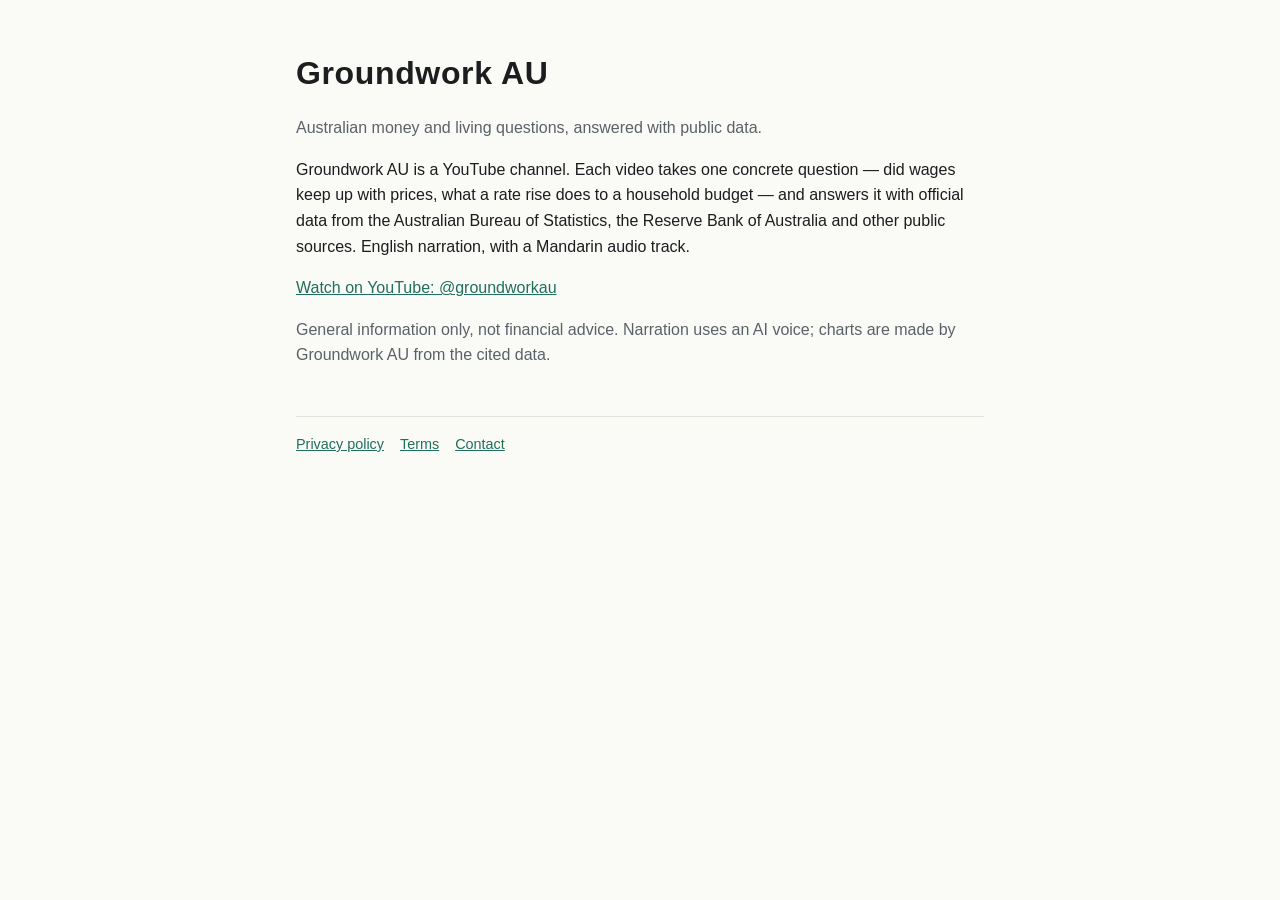
<file: index.html>
<!doctype html>
<html lang="en"><head><meta charset="utf-8"><meta name="viewport" content="width=device-width,initial-scale=1">
<title>Groundwork AU</title><link rel="stylesheet" href="style.css"></head>
<body><main>
<h1>Groundwork AU</h1>
<p class="mut">Australian money and living questions, answered with public data.</p>
<p>Groundwork AU is a YouTube channel. Each video takes one concrete question — did wages keep up with prices, what a rate rise does to a household budget — and answers it with official data from the Australian Bureau of Statistics, the Reserve Bank of Australia and other public sources. English narration, with a Mandarin audio track.</p>
<p><a href="https://www.youtube.com/@groundworkau">Watch on YouTube: @groundworkau</a></p>
<p class="mut">General information only, not financial advice. Narration uses an AI voice; charts are made by Groundwork AU from the cited data.</p>
<nav><a href="privacy.html">Privacy policy</a><a href="terms.html">Terms</a><a href="mailto:groundwork.au.data@gmail.com">Contact</a></nav>
</main></body></html>
</file>
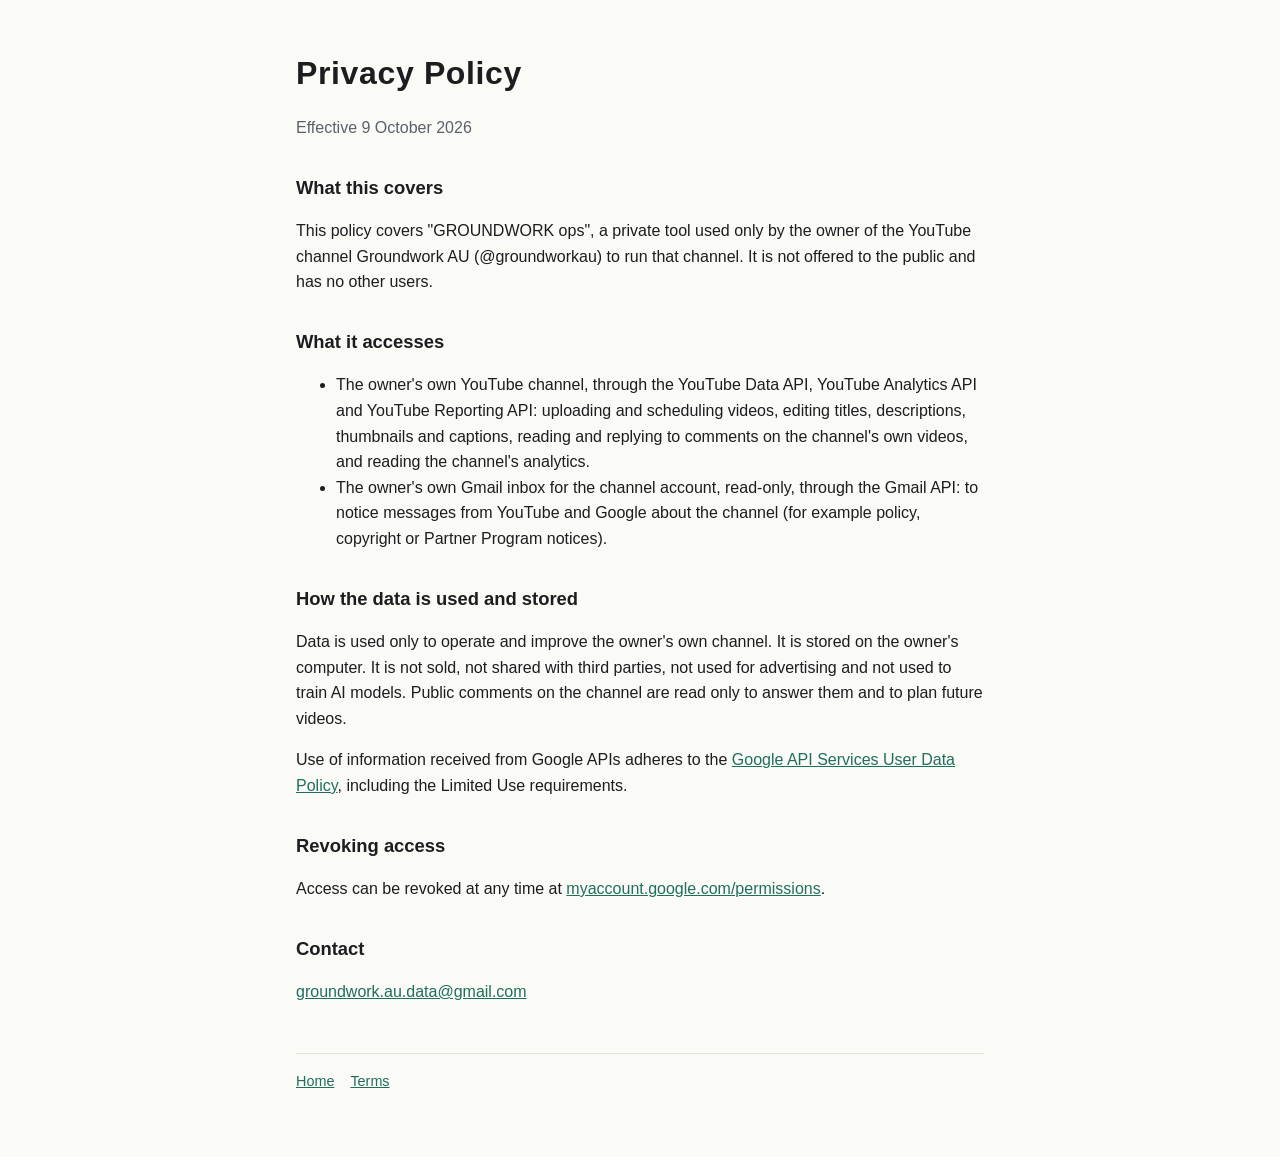
<file: privacy.html>
<!doctype html>
<html lang="en"><head><meta charset="utf-8"><meta name="viewport" content="width=device-width,initial-scale=1">
<title>Privacy Policy · Groundwork AU</title><link rel="stylesheet" href="style.css"></head>
<body><main>
<h1>Privacy Policy</h1>
<p class="mut">Effective 9 October 2026</p>
<h2>What this covers</h2>
<p>This policy covers "GROUNDWORK ops", a private tool used only by the owner of the YouTube channel Groundwork AU (@groundworkau) to run that channel. It is not offered to the public and has no other users.</p>
<h2>What it accesses</h2>
<ul>
<li>The owner's own YouTube channel, through the YouTube Data API, YouTube Analytics API and YouTube Reporting API: uploading and scheduling videos, editing titles, descriptions, thumbnails and captions, reading and replying to comments on the channel's own videos, and reading the channel's analytics.</li>
<li>The owner's own Gmail inbox for the channel account, read-only, through the Gmail API: to notice messages from YouTube and Google about the channel (for example policy, copyright or Partner Program notices).</li>
</ul>
<h2>How the data is used and stored</h2>
<p>Data is used only to operate and improve the owner's own channel. It is stored on the owner's computer. It is not sold, not shared with third parties, not used for advertising and not used to train AI models. Public comments on the channel are read only to answer them and to plan future videos.</p>
<p>Use of information received from Google APIs adheres to the <a href="https://developers.google.com/terms/api-services-user-data-policy">Google API Services User Data Policy</a>, including the Limited Use requirements.</p>
<h2>Revoking access</h2>
<p>Access can be revoked at any time at <a href="https://myaccount.google.com/permissions">myaccount.google.com/permissions</a>.</p>
<h2>Contact</h2>
<p><a href="mailto:groundwork.au.data@gmail.com">groundwork.au.data@gmail.com</a></p>
<nav><a href="index.html">Home</a><a href="terms.html">Terms</a></nav>
</main></body></html>
</file>
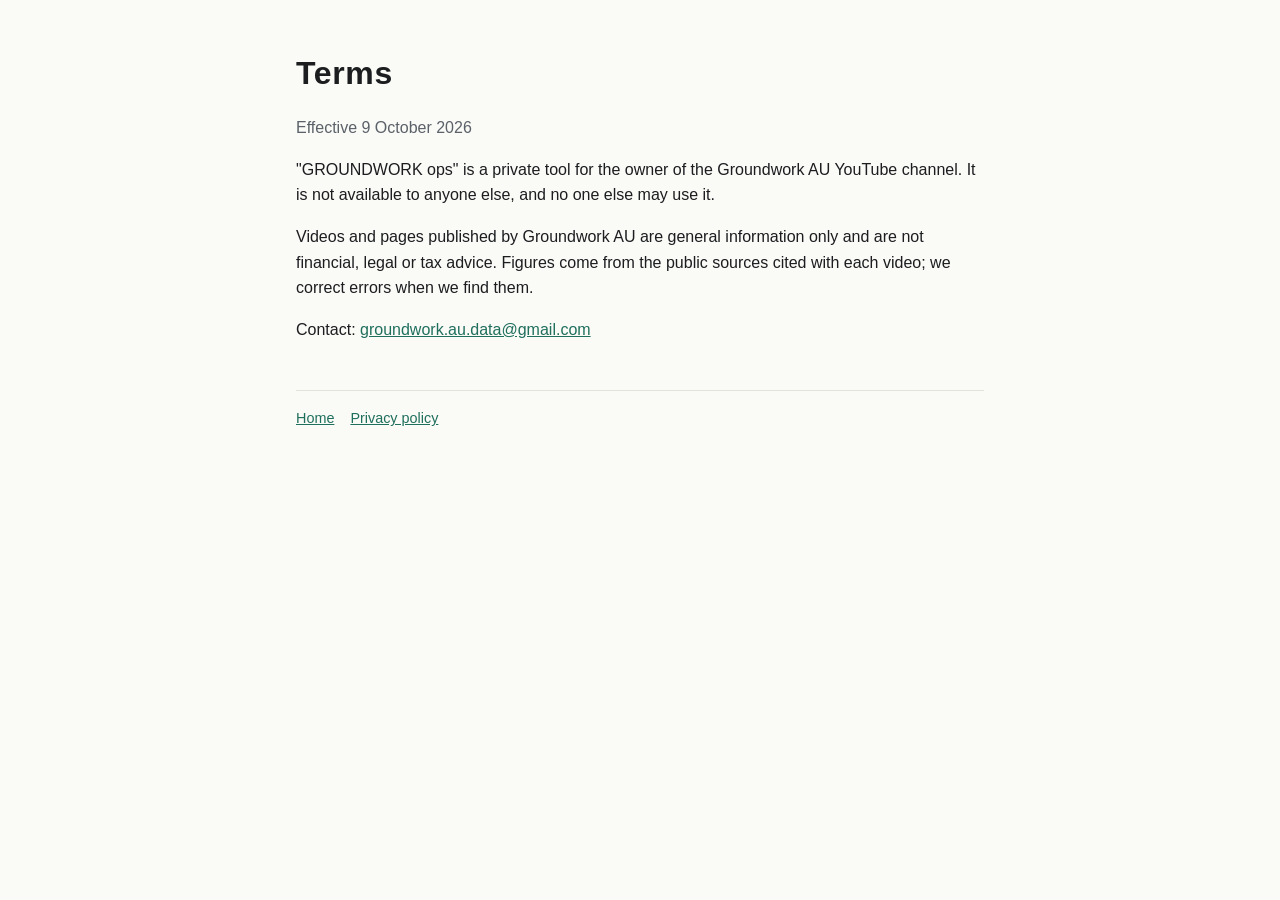
<file: terms.html>
<!doctype html>
<html lang="en"><head><meta charset="utf-8"><meta name="viewport" content="width=device-width,initial-scale=1">
<title>Terms · Groundwork AU</title><link rel="stylesheet" href="style.css"></head>
<body><main>
<h1>Terms</h1>
<p class="mut">Effective 9 October 2026</p>
<p>"GROUNDWORK ops" is a private tool for the owner of the Groundwork AU YouTube channel. It is not available to anyone else, and no one else may use it.</p>
<p>Videos and pages published by Groundwork AU are general information only and are not financial, legal or tax advice. Figures come from the public sources cited with each video; we correct errors when we find them.</p>
<p>Contact: <a href="mailto:groundwork.au.data@gmail.com">groundwork.au.data@gmail.com</a></p>
<nav><a href="index.html">Home</a><a href="privacy.html">Privacy policy</a></nav>
</main></body></html>
</file>
<file: style.css>
:root{--bg:#fafaf7;--fg:#1b1d1f;--mut:#5b6168;--acc:#1f6f5c;--line:#e3e3dc}
@media (prefers-color-scheme:dark){:root{--bg:#141617;--fg:#e8e8e3;--mut:#a3a8ad;--acc:#5fc2a6;--line:#2a2d2f}}
*{box-sizing:border-box}body{margin:0;background:var(--bg);color:var(--fg);font:16px/1.6 -apple-system,BlinkMacSystemFont,"Segoe UI",Roboto,sans-serif}
main{max-width:720px;margin:0 auto;padding:48px 16px 64px}h1{font-size:2rem;margin:0 0 .25rem;letter-spacing:.02em}
h2{font-size:1.15rem;margin:2rem 0 .5rem}p,li{color:var(--fg)}.mut{color:var(--mut)}a{color:var(--acc)}
nav{border-top:1px solid var(--line);margin-top:3rem;padding-top:1rem;font-size:.9rem}nav a{margin-right:1rem}
</file>
